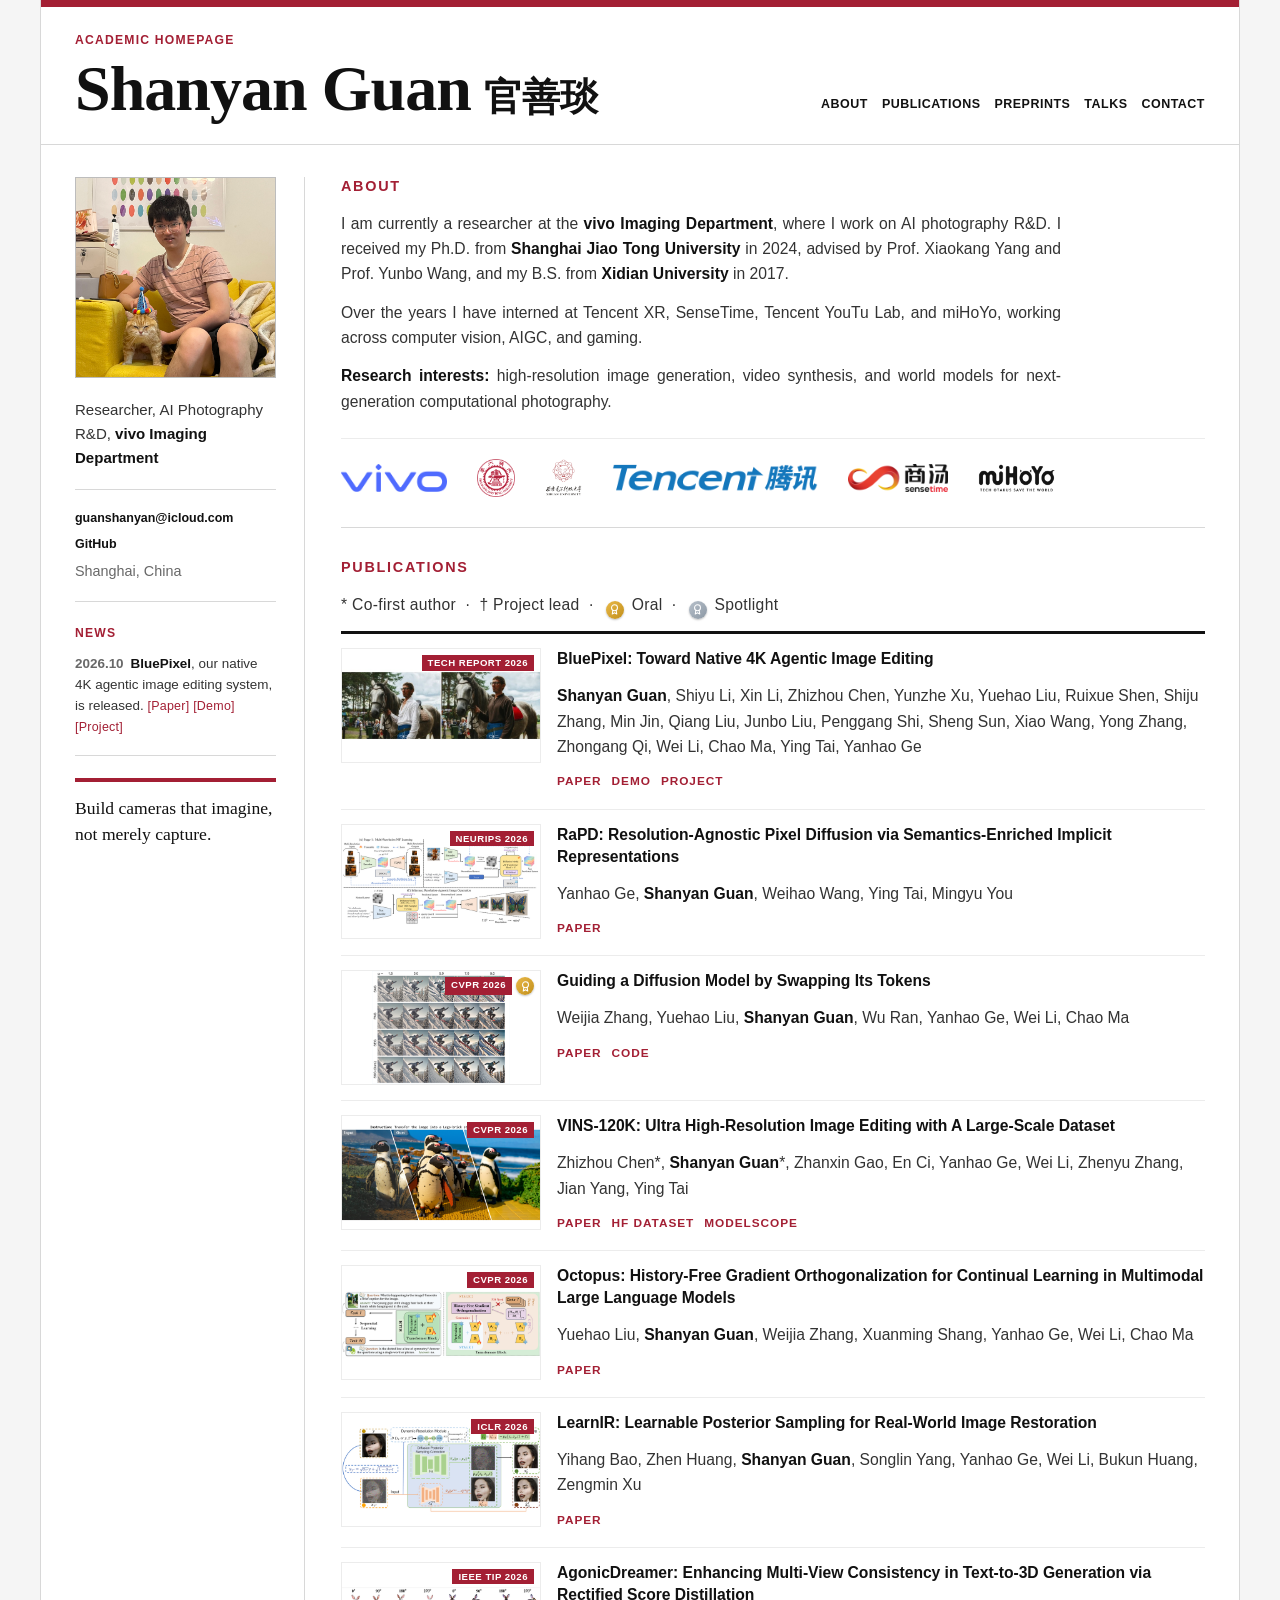
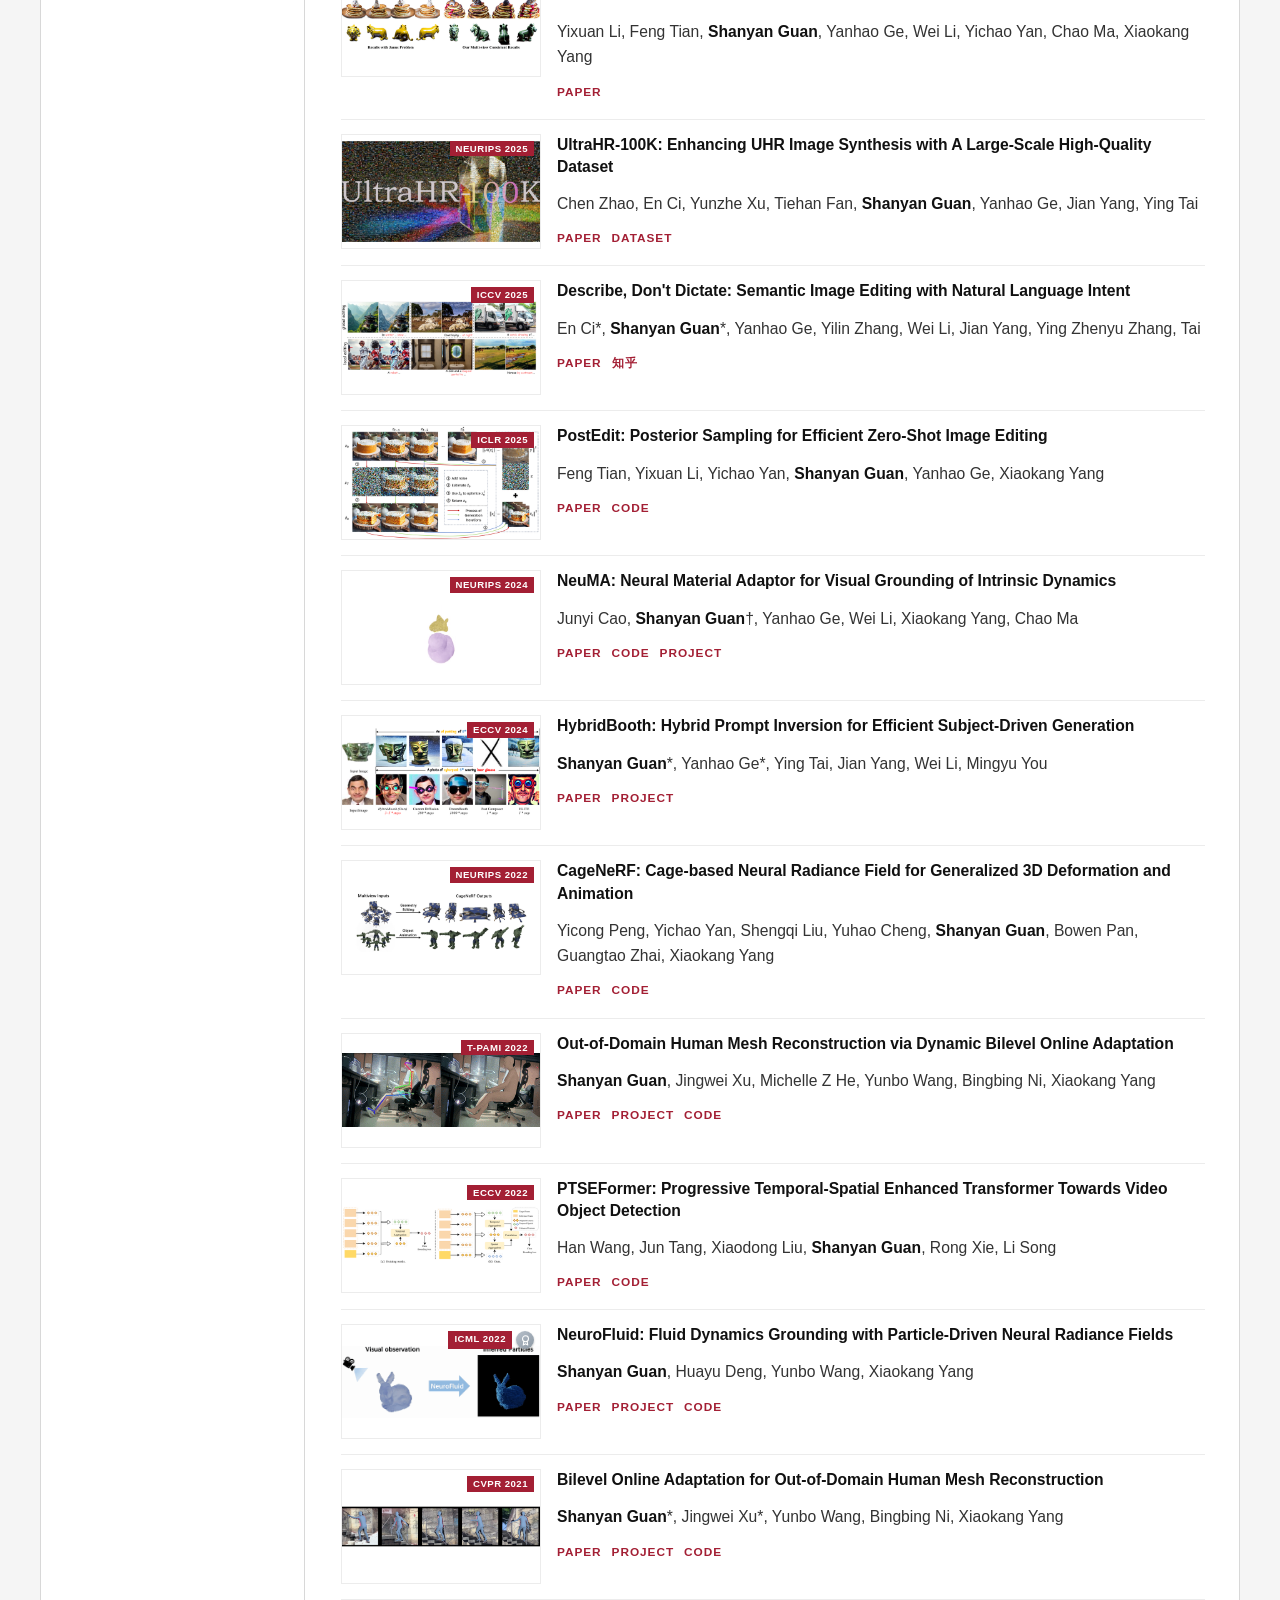
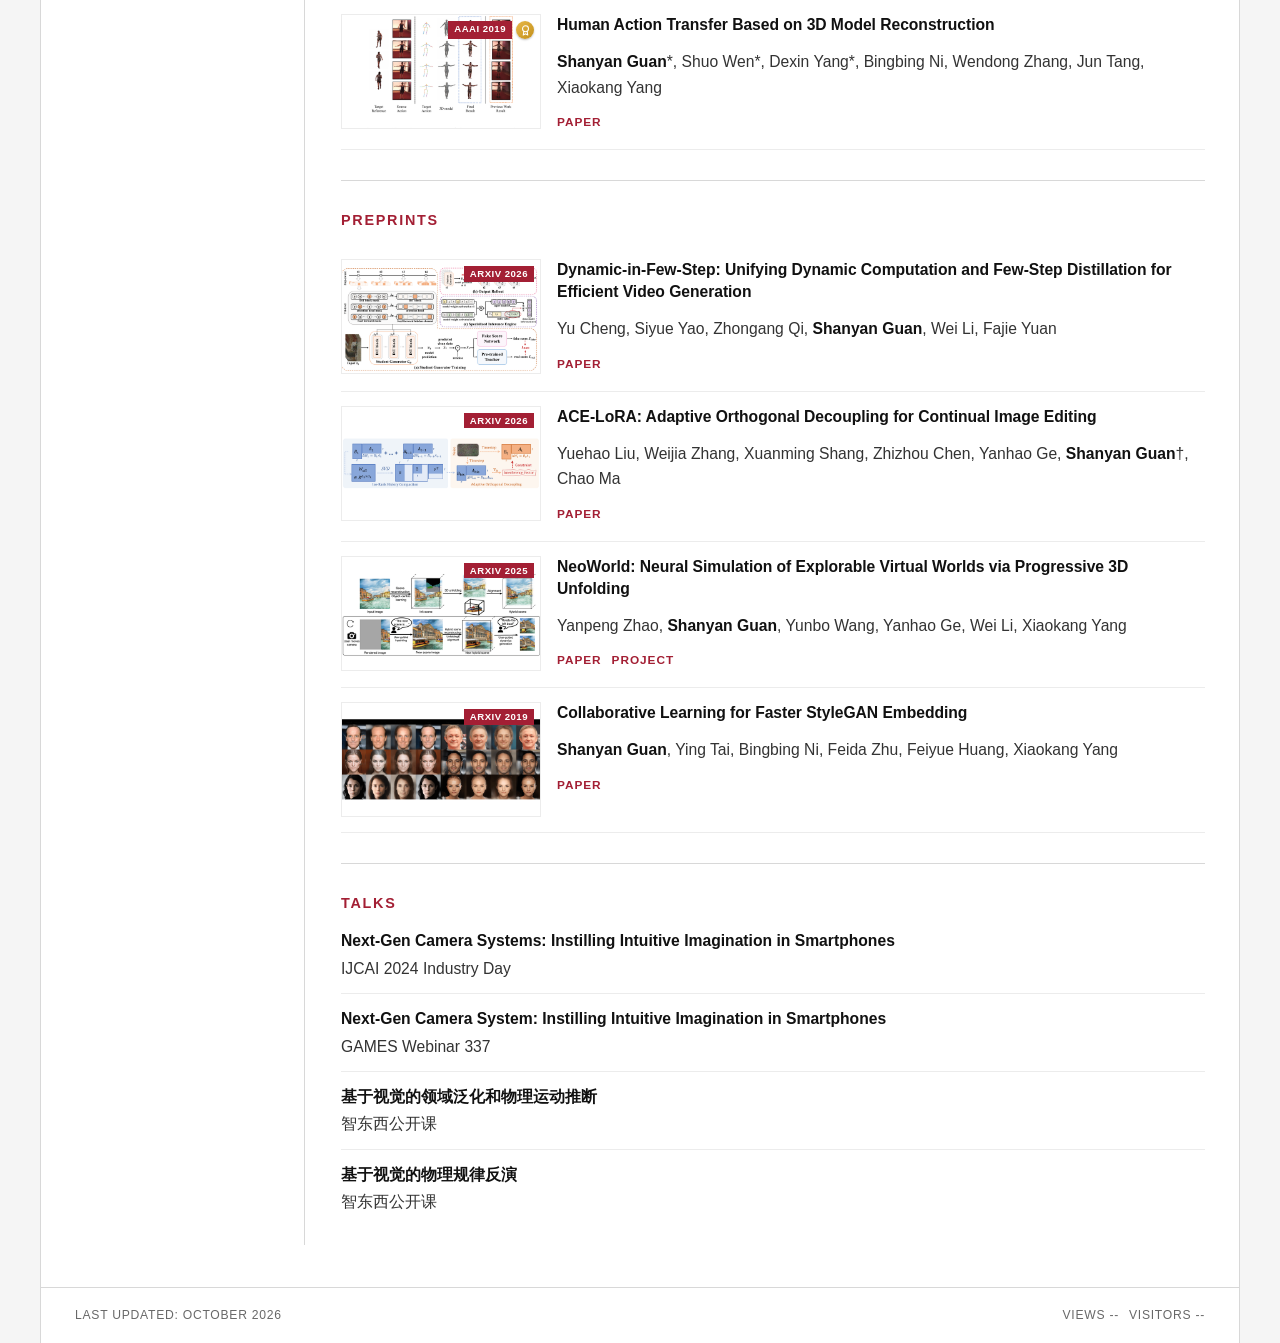
<file: index.html>
<!DOCTYPE html>
<html lang="en">
<head>
    <meta charset="UTF-8">
    <meta name="viewport" content="width=device-width, initial-scale=1.0">
    <title>Shanyan Guan - Academic Homepage</title>
    <link rel="stylesheet" href="styles.css">
    <script defer src="https://busuanzi.ibruce.info/busuanzi/2.3/busuanzi.pure.mini.js"></script>
</head>
<body>
    <div class="container">
        <header class="site-header">
            <p class="header-kicker">Academic Homepage</p>
            <div class="header-main">
                <div class="name-group">
                    <h1 class="name">Shanyan Guan</h1>
                    <span class="name-zh">官善琰</span>
                </div>
                <nav class="site-nav" aria-label="Primary navigation">
                    <a href="#about">About</a>
                    <a href="#publications">Publications</a>
                    <a href="#preprints">Preprints</a>
                    <a href="#talks">Talks</a>
                    <a href="mailto:guanshanyan@icloud.com">Contact</a>
                </nav>
            </div>
        </header>

        <main class="profile-layout">
            <aside class="profile-rail" aria-label="Profile summary">
                <div class="header-photo">
                    <picture>
                        <source srcset="photo.HEIC?v=5357f84" type="image/heic">
                        <img src="photo.jpg?v=5357f84" alt="Shanyan Guan" width="230" height="230" decoding="async" fetchpriority="high">
                    </picture>
                </div>

                <p class="affiliation">Researcher, AI Photography R&amp;D, <strong>vivo Imaging Department</strong></p>

                <div class="contact">
                    <a class="contact-link" href="mailto:guanshanyan@icloud.com">guanshanyan@icloud.com</a>
                    <a class="contact-link" href="https://github.com/syguan96" target="_blank" rel="noopener noreferrer">GitHub</a>
                    <span class="contact-loc">Shanghai, China</span>
                </div>

                <div class="rail-news">
                    <p class="rail-news-title">News</p>
                    <ul>
                        <li><span class="news-date">2026.10</span><strong>BluePixel</strong>, our native 4K agentic image editing system, is released. <a href="https://arxiv.org/abs/2610.19882" target="_blank" rel="noopener noreferrer">[Paper]</a> <a href="https://bluepixel.vivo.com.cn/bluepixel-model" target="_blank" rel="noopener noreferrer">[Demo]</a> <a href="https://tech.vivo.com/BluePixel" target="_blank" rel="noopener noreferrer">[Project]</a></li>
                    </ul>
                </div>

                <blockquote class="motto">Build cameras that imagine, not merely capture.</blockquote>
            </aside>

            <div class="content">

        <!-- About -->
        <section class="section" id="about">
            <h2 class="section-title">About</h2>
            <div class="section-body">
                <p>I am currently a researcher at the <strong>vivo Imaging Department</strong>, where I work on AI photography R&amp;D. I received my Ph.D. from <strong>Shanghai Jiao Tong University</strong> in 2024, advised by Prof. Xiaokang Yang and Prof. Yunbo Wang, and my B.S. from <strong>Xidian University</strong> in 2017.</p>
                <p>Over the years I have interned at Tencent XR, SenseTime, Tencent YouTu Lab, and miHoYo, working across computer vision, AIGC, and gaming.</p>
                <p><strong>Research interests:</strong> high-resolution image generation, video synthesis, and world models for next-generation computational photography.</p>
                <div class="affiliation-logos" aria-label="Affiliations">
                    <img src="images/logos/vivo.png" alt="vivo" title="vivo Imaging Department">
                    <img class="logo-seal" src="images/logos/sjtu.png" alt="Shanghai Jiao Tong University" title="Shanghai Jiao Tong University">
                    <img class="logo-seal" src="images/logos/xidian.png" alt="Xidian University" title="Xidian University">
                    <img src="images/logos/tencent.png" alt="Tencent" title="Tencent">
                    <img src="images/logos/sensetime.png" alt="SenseTime" title="SenseTime">
                    <img src="images/logos/mihoyo.png" alt="miHoYo" title="miHoYo">
                </div>
            </div>
        </section>

        <!-- Publications -->
        <section class="section section--pub" id="publications">
            <h2 class="section-title">Publications</h2>
            <div class="section-body">
                <p class="section-lead"><span class="legend">* Co-first author &nbsp;·&nbsp; † Project lead &nbsp;·&nbsp; <span class="thumb-medal" title="Oral"><svg viewBox="0 0 24 24" fill="none" stroke="currentColor" stroke-width="2.2" stroke-linecap="round" stroke-linejoin="round" aria-hidden="true"><circle cx="12" cy="8" r="6.5"/><polyline points="8.5 13.5 7 22 12 19.2 17 22 15.5 13.5"/></svg></span> Oral &nbsp;·&nbsp; <span class="thumb-medal thumb-medal--silver" title="Spotlight"><svg viewBox="0 0 24 24" fill="none" stroke="currentColor" stroke-width="2.2" stroke-linecap="round" stroke-linejoin="round" aria-hidden="true"><circle cx="12" cy="8" r="6.5"/><polyline points="8.5 13.5 7 22 12 19.2 17 22 15.5 13.5"/></svg></span> Spotlight</span></p>
            
            <div class="pub-list">
                    <div class="pub-item">
                        <div class="pub-thumb"><img src="images/bluepixel.jpg" alt="BluePixel: Toward Native 4K Agentic Image Editing"><span class="thumb-tags"><span class="thumb-tag">Tech Report 2026</span></span></div>
                        <div class="pub-body">
                            <p class="pub-title"><strong>BluePixel: Toward Native 4K Agentic Image Editing</strong></p>
                            <p class="pub-authors"><strong>Shanyan Guan</strong>, Shiyu Li, Xin Li, Zhizhou Chen, Yunzhe Xu, Yuehao Liu, Ruixue Shen, Shiju Zhang, Min Jin, Qiang Liu, Junbo Liu, Penggang Shi, Sheng Sun, Xiao Wang, Yong Zhang, Zhongang Qi, Wei Li, Chao Ma, Ying Tai, Yanhao Ge</p>
                            <p class="pub-links"><a class="pub-doc-link" href="https://arxiv.org/abs/2610.19882">Paper</a> <a class="pub-doc-link" href="https://bluepixel.vivo.com.cn/bluepixel-model">Demo</a> <a class="pub-doc-link" href="https://tech.vivo.com/BluePixel">Project</a></p>
                        </div>
                    </div>
                    <div class="pub-item">
                        <div class="pub-thumb"><img src="images/rapd.png" alt="RaPD: Resolution-Agnostic Pixel Diffusion via Semantics-Enriched Implicit Representations"><span class="thumb-tags"><span class="thumb-tag">NeurIPS 2026</span></span></div>
                        <div class="pub-body">
                            <p class="pub-title"><strong>RaPD: Resolution-Agnostic Pixel Diffusion via Semantics-Enriched Implicit Representations</strong></p>
                            <p class="pub-authors">Yanhao Ge, <strong>Shanyan Guan</strong>, Weihao Wang, Ying Tai, Mingyu You</p>
                            <p class="pub-links"><a class="pub-doc-link" href="https://arxiv.org/abs/2605.15908">Paper</a></p>
                        </div>
                    </div>
                    <div class="pub-item">
                        <div class="pub-thumb"><img src="images/ssg.png" alt="Guiding a Diffusion Model by Swapping Its Tokens"><span class="thumb-tags"><span class="thumb-tag">CVPR 2026</span><span class="thumb-medal" title="Oral"><svg viewBox="0 0 24 24" fill="none" stroke="currentColor" stroke-width="2.2" stroke-linecap="round" stroke-linejoin="round" aria-hidden="true"><circle cx="12" cy="8" r="6.5"/><polyline points="8.5 13.5 7 22 12 19.2 17 22 15.5 13.5"/></svg></span></span></div>
                        <div class="pub-body">
                            <p class="pub-title"><strong>Guiding a Diffusion Model by Swapping Its Tokens</strong></p>
                            <p class="pub-authors">Weijia Zhang, Yuehao Liu, <strong>Shanyan Guan</strong>, Wu Ran, Yanhao Ge, Wei Li, Chao Ma</p>
                            <p class="pub-links"><a class="pub-doc-link" href="https://arxiv.org/abs/2604.08048">Paper</a> <a class="pub-doc-link" href="https://github.com/VISION-SJTU/SSG">Code</a></p>
                        </div>
                    </div>
                    <div class="pub-item">
                        <div class="pub-thumb"><img src="images/vins.png" alt="VINS-120K: Ultra High-Resolution Image Editing with A Large-Scale Dataset"><span class="thumb-tags"><span class="thumb-tag">CVPR 2026</span></span></div>
                        <div class="pub-body">
                            <p class="pub-title"><strong>VINS-120K: Ultra High-Resolution Image Editing with A Large-Scale Dataset</strong></p>
                            <p class="pub-authors">Zhizhou Chen*, <strong>Shanyan Guan</strong>*, Zhanxin Gao, En Ci, Yanhao Ge, Wei Li, Zhenyu Zhang, Jian Yang, Ying Tai</p>
                            <p class="pub-links"><a class="pub-doc-link" href="https://arxiv.org/abs/2605.23518">Paper</a> <a class="pub-doc-link" href="https://huggingface.co/datasets/openvivo/VINS-120K">HF Dataset</a> <a class="pub-doc-link" href="https://www.modelscope.cn/datasets/vivo/VINS-120K">ModelScope</a></p>
                        </div>
                    </div>
                    <div class="pub-item">
                        <div class="pub-thumb"><img src="images/octopus.png" alt="Octopus: History-Free Gradient Orthogonalization for Continual Learning in Multimodal Large Language Models"><span class="thumb-tags"><span class="thumb-tag">CVPR 2026</span></span></div>
                        <div class="pub-body">
                            <p class="pub-title"><strong>Octopus: History-Free Gradient Orthogonalization for Continual Learning in Multimodal Large Language Models</strong></p>
                            <p class="pub-authors">Yuehao Liu, <strong>Shanyan Guan</strong>, Weijia Zhang, Xuanming Shang, Yanhao Ge, Wei Li, Chao Ma</p>
                            <p class="pub-links"><a class="pub-doc-link" href="https://arxiv.org/abs/2605.14938">Paper</a></p>
                        </div>
                    </div>
                    <div class="pub-item">
                        <div class="pub-thumb"><img src="images/learnir.png" alt="LearnIR: Learnable Posterior Sampling for Real-World Image Restoration"><span class="thumb-tags"><span class="thumb-tag">ICLR 2026</span></span></div>
                        <div class="pub-body">
                            <p class="pub-title"><strong>LearnIR: Learnable Posterior Sampling for Real-World Image Restoration</strong></p>
                            <p class="pub-authors">Yihang Bao, Zhen Huang, <strong>Shanyan Guan</strong>, Songlin Yang, Yanhao Ge, Wei Li, Bukun Huang, Zengmin Xu</p>
                            <p class="pub-links"><a class="pub-doc-link" href="https://openreview.net/forum?id=aAb26aqU1E">Paper</a></p>
                        </div>
                    </div>
                    <div class="pub-item">
                        <div class="pub-thumb"><img src="images/agonicdreamer.png" alt="AgonicDreamer: Enhancing Multi-View Consistency in Text-to-3D Generation via Rectified Score Distillation"><span class="thumb-tags"><span class="thumb-tag">IEEE TIP 2026</span></span></div>
                        <div class="pub-body">
                            <p class="pub-title"><strong>AgonicDreamer: Enhancing Multi-View Consistency in Text-to-3D Generation via Rectified Score Distillation</strong></p>
                            <p class="pub-authors">Yixuan Li, Feng Tian, <strong>Shanyan Guan</strong>, Yanhao Ge, Wei Li, Yichao Yan, Chao Ma, Xiaokang Yang</p>
                            <p class="pub-links"><a class="pub-doc-link" href="https://ieeexplore.ieee.org/abstract/document/11585937">Paper</a></p>
                        </div>
                    </div>
                    <div class="pub-item">
                        <div class="pub-thumb"><img src="images/ultrahr.png" alt="UltraHR-100K: Enhancing UHR Image Synthesis with A Large-Scale High-Quality Dataset"><span class="thumb-tags"><span class="thumb-tag">NeurIPS 2025</span></span></div>
                        <div class="pub-body">
                            <p class="pub-title"><strong>UltraHR-100K: Enhancing UHR Image Synthesis with A Large-Scale High-Quality Dataset</strong></p>
                            <p class="pub-authors">Chen Zhao, En Ci, Yunzhe Xu, Tiehan Fan, <strong>Shanyan Guan</strong>, Yanhao Ge, Jian Yang, Ying Tai</p>
                            <p class="pub-links"><a class="pub-doc-link" href="https://arxiv.org/abs/2510.20661">Paper</a> <a class="pub-doc-link" href="https://github.com/NJU-PCALab/UltraHR-100k">Dataset</a></p>
                        </div>
                    </div>
                    <div class="pub-item">
                        <div class="pub-thumb"><img src="images/dnd.png" alt="Describe, Don't Dictate: Semantic Image Editing with Natural Language Intent"><span class="thumb-tags"><span class="thumb-tag">ICCV 2025</span></span></div>
                        <div class="pub-body">
                            <p class="pub-title"><strong>Describe, Don't Dictate: Semantic Image Editing with Natural Language Intent</strong></p>
                            <p class="pub-authors">En Ci*, <strong>Shanyan Guan</strong>*, Yanhao Ge, Yilin Zhang, Wei Li, Jian Yang, Ying Zhenyu Zhang, Tai</p>
                            <p class="pub-links"><a class="pub-doc-link" href="https://arxiv.org/abs/2508.20505">Paper</a> <a class="pub-doc-link" href="https://zhuanlan.zhihu.com/p/1945784172087051421">知乎</a></p>
                        </div>
                    </div>
                    <div class="pub-item">
                        <div class="pub-thumb"><img src="images/postedit.png" alt="PostEdit: Posterior Sampling for Efficient Zero-Shot Image Editing"><span class="thumb-tags"><span class="thumb-tag">ICLR 2025</span></span></div>
                        <div class="pub-body">
                            <p class="pub-title"><strong>PostEdit: Posterior Sampling for Efficient Zero-Shot Image Editing</strong></p>
                            <p class="pub-authors">Feng Tian, Yixuan Li, Yichao Yan, <strong>Shanyan Guan</strong>, Yanhao Ge, Xiaokang Yang</p>
                            <p class="pub-links"><a class="pub-doc-link" href="https://openreview.net/forum?id=J8YWCBPgx7">Paper</a> <a class="pub-doc-link" href="https://github.com/TianFeng-AI/PostEdit">Code</a></p>
                        </div>
                    </div>
                    <div class="pub-item">
                        <div class="pub-thumb"><img class="fit-contain" src="images/neuma.gif" alt="NeuMA: Neural Material Adaptor for Visual Grounding of Intrinsic Dynamics"><span class="thumb-tags"><span class="thumb-tag">NeurIPS 2024</span></span></div>
                        <div class="pub-body">
                            <p class="pub-title"><strong>NeuMA: Neural Material Adaptor for Visual Grounding of Intrinsic Dynamics</strong></p>
                            <p class="pub-authors">Junyi Cao, <strong>Shanyan Guan</strong>†, Yanhao Ge, Wei Li, Xiaokang Yang, Chao Ma</p>
                            <p class="pub-links"><a class="pub-doc-link" href="https://openreview.net/pdf?id=AvWB40qXZh">Paper</a> <a class="pub-doc-link" href="https://github.com/XJay18/NeuMA">Code</a> <a class="pub-doc-link" href="https://xjay18.github.io/NeuMA_page/">Project</a></p>
                        </div>
                    </div>
                    <div class="pub-item">
                        <div class="pub-thumb"><img src="images/hybridbooth.png" alt="HybridBooth: Hybrid Prompt Inversion for Efficient Subject-Driven Generation"><span class="thumb-tags"><span class="thumb-tag">ECCV 2024</span></span></div>
                        <div class="pub-body">
                            <p class="pub-title"><strong>HybridBooth: Hybrid Prompt Inversion for Efficient Subject-Driven Generation</strong></p>
                            <p class="pub-authors"><strong>Shanyan Guan</strong>*, Yanhao Ge*, Ying Tai, Jian Yang, Wei Li, Mingyu You</p>
                            <p class="pub-links"><a class="pub-doc-link" href="https://arxiv.org/abs/2410.08192">Paper</a> <a class="pub-doc-link" href="https://sites.google.com/view/hybridbooth">Project</a></p>
                        </div>
                    </div>
                    <div class="pub-item">
                        <div class="pub-thumb"><img src="images/cagenerf.png" alt="CageNeRF: Cage-based Neural Radiance Field for Generalized 3D Deformation and Animation"><span class="thumb-tags"><span class="thumb-tag">NeurIPS 2022</span></span></div>
                        <div class="pub-body">
                            <p class="pub-title"><strong>CageNeRF: Cage-based Neural Radiance Field for Generalized 3D Deformation and Animation</strong></p>
                            <p class="pub-authors">Yicong Peng, Yichao Yan, Shengqi Liu, Yuhao Cheng, <strong>Shanyan Guan</strong>, Bowen Pan, Guangtao Zhai, Xiaokang Yang</p>
                            <p class="pub-links"><a class="pub-doc-link" href="https://openreview.net/forum?id=kUnHCGiILeU">Paper</a> <a class="pub-doc-link" href="https://github.com/PengYicong/CageNeRF">Code</a></p>
                        </div>
                    </div>
                    <div class="pub-item">
                        <div class="pub-thumb"><img class="fit-contain" src="images/dynaboa.gif" alt="Out-of-Domain Human Mesh Reconstruction via Dynamic Bilevel Online Adaptation"><span class="thumb-tags"><span class="thumb-tag">T-PAMI 2022</span></span></div>
                        <div class="pub-body">
                            <p class="pub-title"><strong>Out-of-Domain Human Mesh Reconstruction via Dynamic Bilevel Online Adaptation</strong></p>
                            <p class="pub-authors"><strong>Shanyan Guan</strong>, Jingwei Xu, Michelle Z He, Yunbo Wang, Bingbing Ni, Xiaokang Yang</p>
                            <p class="pub-links"><a class="pub-doc-link" href="https://ieeexplore.ieee.org/document/9842366/">Paper</a> <a class="pub-doc-link" href="https://sites.google.com/view/dynaboa">Project</a> <a class="pub-doc-link" href="https://github.com/syguan96/DynaBOA">Code</a></p>
                        </div>
                    </div>
                    <div class="pub-item">
                        <div class="pub-thumb"><img src="images/ptseformer.png" alt="PTSEFormer: Progressive Temporal-Spatial Enhanced Transformer Towards Video Object Detection"><span class="thumb-tags"><span class="thumb-tag">ECCV 2022</span></span></div>
                        <div class="pub-body">
                            <p class="pub-title"><strong>PTSEFormer: Progressive Temporal-Spatial Enhanced Transformer Towards Video Object Detection</strong></p>
                            <p class="pub-authors">Han Wang, Jun Tang, Xiaodong Liu, <strong>Shanyan Guan</strong>, Rong Xie, Li Song</p>
                            <p class="pub-links"><a class="pub-doc-link" href="https://arxiv.org/abs/2209.02242">Paper</a> <a class="pub-doc-link" href="https://github.com/syguan96/PTSEFormer">Code</a></p>
                        </div>
                    </div>
                    <div class="pub-item">
                        <div class="pub-thumb"><img class="fit-contain" src="images/neurofluid.gif" alt="NeuroFluid: Fluid Dynamics Grounding with Particle-Driven Neural Radiance Fields"><span class="thumb-tags"><span class="thumb-tag">ICML 2022</span><span class="thumb-medal thumb-medal--silver" title="Spotlight"><svg viewBox="0 0 24 24" fill="none" stroke="currentColor" stroke-width="2.2" stroke-linecap="round" stroke-linejoin="round" aria-hidden="true"><circle cx="12" cy="8" r="6.5"/><polyline points="8.5 13.5 7 22 12 19.2 17 22 15.5 13.5"/></svg></span></span></div>
                        <div class="pub-body">
                            <p class="pub-title"><strong>NeuroFluid: Fluid Dynamics Grounding with Particle-Driven Neural Radiance Fields</strong></p>
                            <p class="pub-authors"><strong>Shanyan Guan</strong>, Huayu Deng, Yunbo Wang, Xiaokang Yang</p>
                            <p class="pub-links"><a class="pub-doc-link" href="https://arxiv.org/abs/2203.01762">Paper</a> <a class="pub-doc-link" href="https://syguan96.github.io/NeuroFluid/">Project</a> <a class="pub-doc-link" href="https://github.com/syguan96/NeuroFluid">Code</a></p>
                        </div>
                    </div>
                    <div class="pub-item">
                        <div class="pub-thumb"><img src="images/boa.png" alt="Bilevel Online Adaptation for Out-of-Domain Human Mesh Reconstruction"><span class="thumb-tags"><span class="thumb-tag">CVPR 2021</span></span></div>
                        <div class="pub-body">
                            <p class="pub-title"><strong>Bilevel Online Adaptation for Out-of-Domain Human Mesh Reconstruction</strong></p>
                            <p class="pub-authors"><strong>Shanyan Guan</strong>*, Jingwei Xu*, Yunbo Wang, Bingbing Ni, Xiaokang Yang</p>
                            <p class="pub-links"><a class="pub-doc-link" href="https://arxiv.org/pdf/2103.16449">Paper</a> <a class="pub-doc-link" href="https://sites.google.com/view/dynaboa/boa-cvpr-2021">Project</a> <a class="pub-doc-link" href="https://github.com/syguan96/BOA">Code</a></p>
                        </div>
                    </div>
                    <div class="pub-item">
                        <div class="pub-thumb"><img src="images/actiontransfer.png" alt="Human Action Transfer Based on 3D Model Reconstruction"><span class="thumb-tags"><span class="thumb-tag">AAAI 2019</span><span class="thumb-medal" title="Oral"><svg viewBox="0 0 24 24" fill="none" stroke="currentColor" stroke-width="2.2" stroke-linecap="round" stroke-linejoin="round" aria-hidden="true"><circle cx="12" cy="8" r="6.5"/><polyline points="8.5 13.5 7 22 12 19.2 17 22 15.5 13.5"/></svg></span></span></div>
                        <div class="pub-body">
                            <p class="pub-title"><strong>Human Action Transfer Based on 3D Model Reconstruction</strong></p>
                            <p class="pub-authors"><strong>Shanyan Guan</strong>*, Shuo Wen*, Dexin Yang*, Bingbing Ni, Wendong Zhang, Jun Tang, Xiaokang Yang</p>
                            <p class="pub-links"><a class="pub-doc-link" href="https://ojs.aaai.org/index.php/AAAI/article/view/4849">Paper</a></p>
                        </div>
                    </div>
                </div>
            </div>
        </section>

        <!-- Preprints -->
        <section class="section section--pub" id="preprints">
            <h2 class="section-title">Preprints</h2>
            <div class="section-body">
                <div class="pub-list pub-list--flat">
                    <div class="pub-item">
                        <div class="pub-thumb"><img src="images/difs.png" alt="Dynamic-in-Few-Step: Unifying Dynamic Computation and Few-Step Distillation for Efficient Video Generation"><span class="thumb-tags"><span class="thumb-tag">arXiv 2026</span></span></div>
                        <div class="pub-body">
                            <p class="pub-title"><strong>Dynamic-in-Few-Step: Unifying Dynamic Computation and Few-Step Distillation for Efficient Video Generation</strong></p>
                            <p class="pub-authors">Yu Cheng, Siyue Yao, Zhongang Qi, <strong>Shanyan Guan</strong>, Wei Li, Fajie Yuan</p>
                            <p class="pub-links"><a class="pub-doc-link" href="https://arxiv.org/abs/2607.06631">Paper</a></p>
                        </div>
                    </div>
                    <div class="pub-item">
                        <div class="pub-thumb"><img src="images/acelora.png" alt="ACE-LoRA: Adaptive Orthogonal Decoupling for Continual Image Editing"><span class="thumb-tags"><span class="thumb-tag">arXiv 2026</span></span></div>
                        <div class="pub-body">
                            <p class="pub-title"><strong>ACE-LoRA: Adaptive Orthogonal Decoupling for Continual Image Editing</strong></p>
                            <p class="pub-authors">Yuehao Liu, Weijia Zhang, Xuanming Shang, Zhizhou Chen, Yanhao Ge, <strong>Shanyan Guan</strong>&dagger;, Chao Ma</p>
                            <p class="pub-links"><a class="pub-doc-link" href="https://arxiv.org/abs/2605.14948">Paper</a></p>
                        </div>
                    </div>

                    <div class="pub-item">
                        <div class="pub-thumb"><img src="images/neoworld.png" alt="NeoWorld: Neural Simulation of Explorable Virtual Worlds via Progressive 3D Unfolding"><span class="thumb-tags"><span class="thumb-tag">arXiv 2025</span></span></div>
                        <div class="pub-body">
                            <p class="pub-title"><strong>NeoWorld: Neural Simulation of Explorable Virtual Worlds via Progressive 3D Unfolding</strong></p>
                            <p class="pub-authors">Yanpeng Zhao, <strong>Shanyan Guan</strong>, Yunbo Wang, Yanhao Ge, Wei Li, Xiaokang Yang</p>
                            <p class="pub-links"><a class="pub-doc-link" href="https://arxiv.org/abs/2509.24441">Paper</a> <a class="pub-doc-link" href="https://zyp123494.github.io/NeoWorld.github.io/">Project</a></p>
                        </div>
                    </div>
                    <div class="pub-item">
                        <div class="pub-thumb"><img src="images/stylegan.png" alt="Collaborative Learning for Faster StyleGAN Embedding"><span class="thumb-tags"><span class="thumb-tag">arXiv 2019</span></span></div>
                        <div class="pub-body">
                            <p class="pub-title"><strong>Collaborative Learning for Faster StyleGAN Embedding</strong></p>
                            <p class="pub-authors"><strong>Shanyan Guan</strong>, Ying Tai, Bingbing Ni, Feida Zhu, Feiyue Huang, Xiaokang Yang</p>
                            <p class="pub-links"><a class="pub-doc-link" href="https://arxiv.org/abs/2007.01758">Paper</a></p>
                        </div>
                    </div>
                </div>
            </div>
        </section>

        <section class="section" id="talks">
            <h2 class="section-title">Talks</h2>
            <div class="section-body">
                <div class="talk-item">
                    <p><strong>Next-Gen Camera Systems: Instilling Intuitive Imagination in Smartphones</strong></p>
                    <p class="talk-venue">IJCAI 2024 Industry Day</p>
                </div>
                <div class="talk-item">
                    <p><strong>Next-Gen Camera System: Instilling Intuitive Imagination in Smartphones</strong></p>
                    <p class="talk-venue">GAMES Webinar 337</p>
                </div>
                <div class="talk-item">
                    <p><strong>基于视觉的领域泛化和物理运动推断</strong></p>
                    <p class="talk-venue">智东西公开课</p>
                </div>
                <div class="talk-item">
                    <p><strong>基于视觉的物理规律反演</strong></p>
                    <p class="talk-venue">智东西公开课</p>
                </div>
            </div>
        </section>
            </div>
        </main>

        <footer class="footer">
            <p>Last updated: October 2026</p>
            <p class="visit-counter">
                <span>Views <span id="busuanzi_value_site_pv">--</span></span>
                <span>Visitors <span id="busuanzi_value_site_uv">--</span></span>
            </p>
        </footer>
    </div>
</body>
</html>
</file>
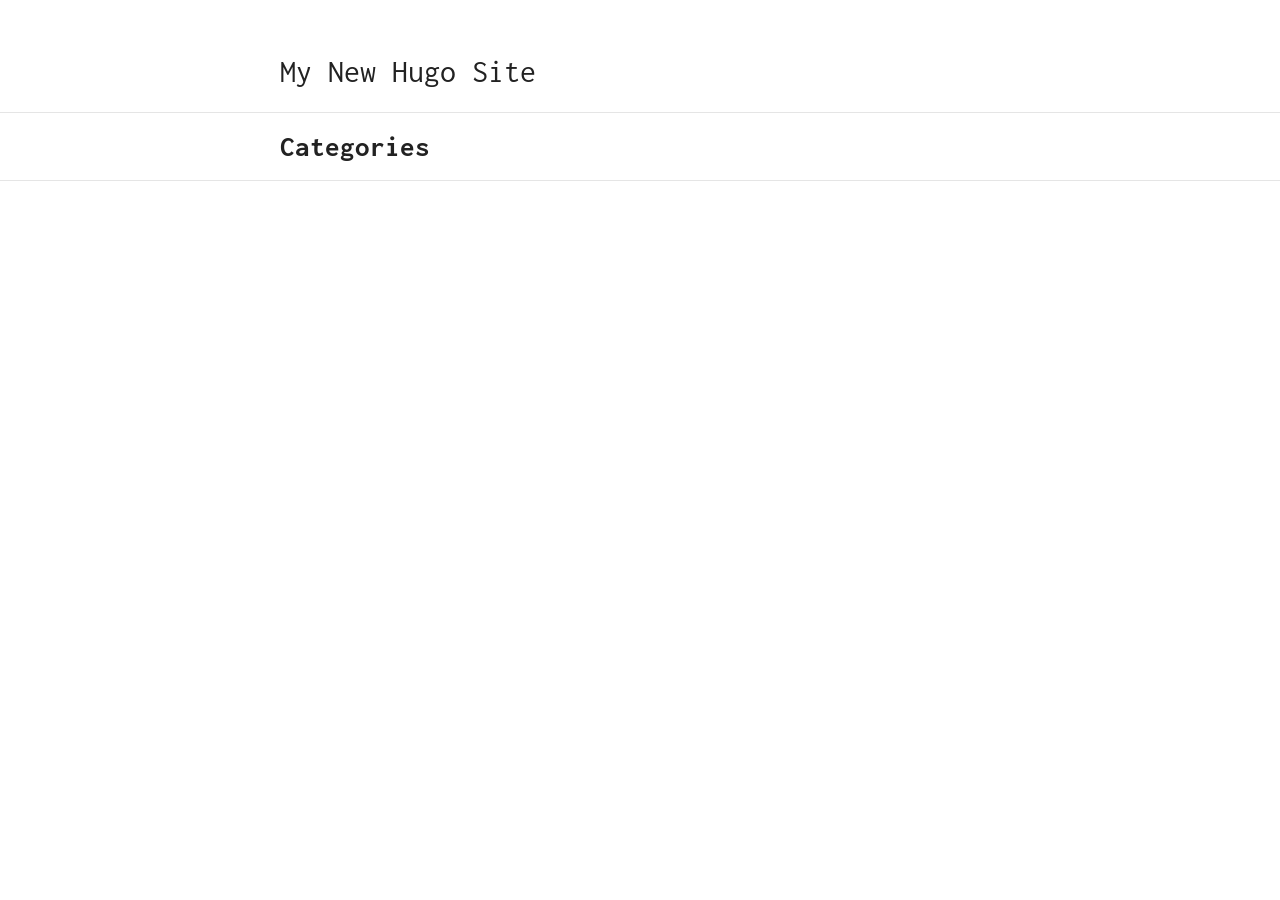
<file: categories/index.html>
<!DOCTYPE html>
<html lang=""><head>
    <meta charset="utf-8">
    <meta name="viewport" content="width=device-width, initial-scale=1, shrink-to-fit=no">

    <title>Categories</title>
    <meta name="description" content="">
    <meta name="author" content=''>

    <link href="https://fonts.googleapis.com/css2?family=Inconsolata:wght@400;700&display=swap" rel="stylesheet">
    <link rel="stylesheet" href="https://cdn.jsdelivr.net/npm/bootstrap@4.5.3/dist/css/bootstrap.min.css" integrity="sha384-TX8t27EcRE3e/ihU7zmQxVncDAy5uIKz4rEkgIXeMed4M0jlfIDPvg6uqKI2xXr2" crossorigin="anonymous">
    <link rel="stylesheet" href="https://cdnjs.cloudflare.com/ajax/libs/font-awesome/5.15.3/css/all.min.css" integrity="sha512-iBBXm8fW90+nuLcSKlbmrPcLa0OT92xO1BIsZ+ywDWZCvqsWgccV3gFoRBv0z+8dLJgyAHIhR35VZc2oM/gI1w==" crossorigin="anonymous">

    
    <link rel="stylesheet" href="/sass/researcher.min.css">

    

    <link rel="alternate" type="application/rss+xml" href="https://syguan96.github.io/categories/index.xml" title="My New Hugo Site" />
    
        
    
</head>

    <body><div class="container mt-5">
    <nav class="navbar navbar-expand-sm flex-column flex-sm-row text-nowrap p-0">
        <a class="navbar-brand mx-0 mr-sm-auto" href="https://syguan96.github.io/" title="My New Hugo Site">
          
          My New Hugo Site
        </a>
        <div class="navbar-nav flex-row flex-wrap justify-content-center">
            
        </div>
    </nav>
</div>
<hr>
<div id="content">
<div class="container">
    <h1>Categories</h1>
    <ul>
        
    </ul>
</div>

        </div><div id="footer" class="mb-5">
    <hr>
    
    
</div>
</body>
</html>
</file>
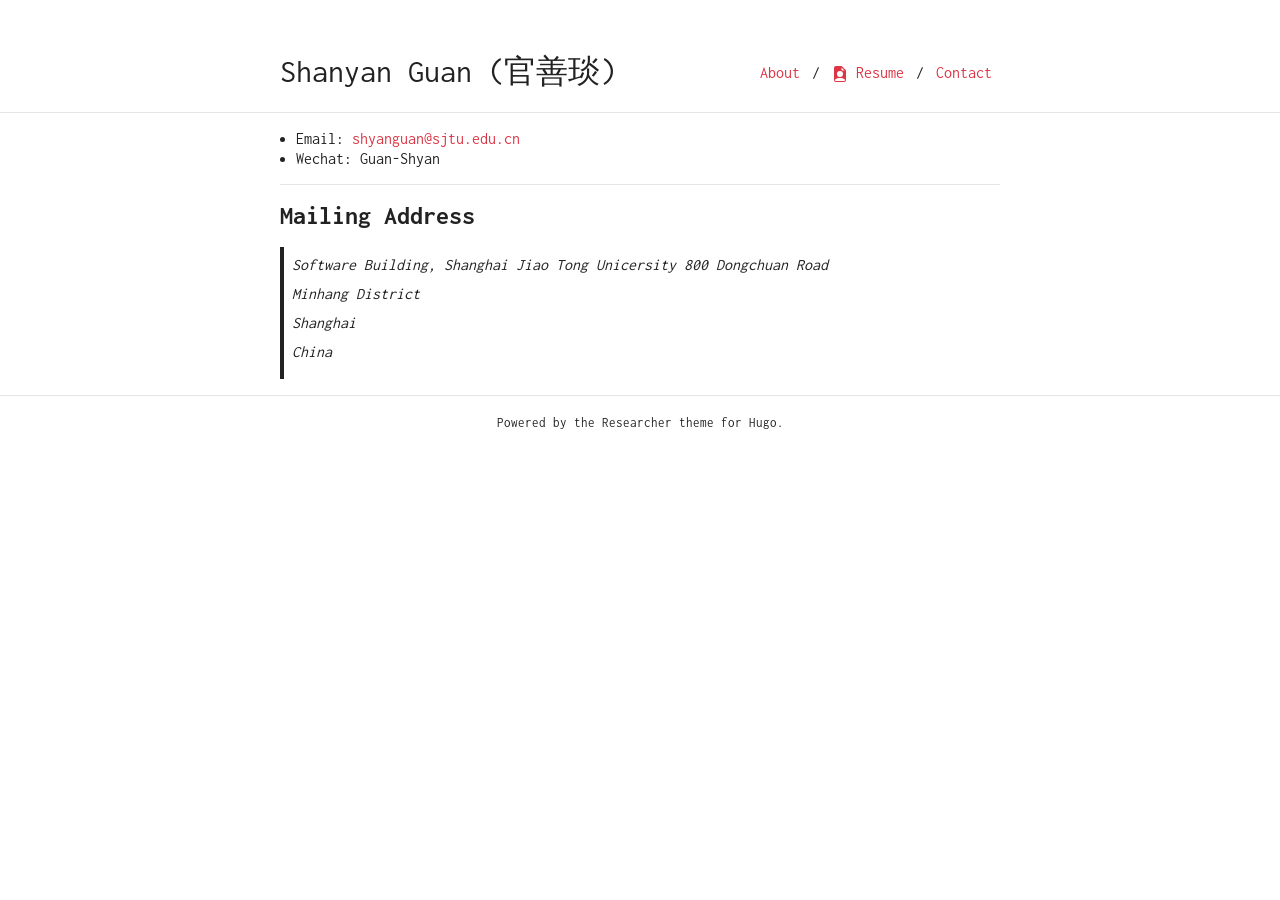
<file: contact/index.html>
<!DOCTYPE html>
<html lang=""><head>
    <meta charset="utf-8">
    <meta name="viewport" content="width=device-width, initial-scale=1, shrink-to-fit=no">

    <title>Contact</title>
    <meta name="description" content="A simple monospaced resume theme for Hugo.">
    <meta name="author" content='Olivier Roques'>

    <link href="https://fonts.googleapis.com/css2?family=Inconsolata:wght@400;700&display=swap" rel="stylesheet">
    <link rel="stylesheet" href="https://cdn.jsdelivr.net/npm/bootstrap@4.5.3/dist/css/bootstrap.min.css" integrity="sha384-TX8t27EcRE3e/ihU7zmQxVncDAy5uIKz4rEkgIXeMed4M0jlfIDPvg6uqKI2xXr2" crossorigin="anonymous">
    <link rel="stylesheet" href="https://cdnjs.cloudflare.com/ajax/libs/font-awesome/5.15.3/css/all.min.css" integrity="sha512-iBBXm8fW90+nuLcSKlbmrPcLa0OT92xO1BIsZ+ywDWZCvqsWgccV3gFoRBv0z+8dLJgyAHIhR35VZc2oM/gI1w==" crossorigin="anonymous">

    
    <link rel="stylesheet" href="/sass/researcher.min.css">

    
        <link rel="icon" type="image/ico" href="https://syguan96.github.io/favicon.ico">
    

    
        
<script async src="https://www.googletagmanager.com/gtag/js?id=G-PVYCDKF9NX"></script>
<script>
var doNotTrack = false;
if (!doNotTrack) {
	window.dataLayer = window.dataLayer || [];
	function gtag(){dataLayer.push(arguments);}
	gtag('js', new Date());
	gtag('config', 'G-PVYCDKF9NX', { 'anonymize_ip': false });
}
</script>

    
</head>

    <body><div class="container mt-5">
    <nav class="navbar navbar-expand-sm flex-column flex-sm-row text-nowrap p-0">
        <a class="navbar-brand mx-0 mr-sm-auto" href="https://syguan96.github.io/" title="Shanyan Guan (官善琰)">
          
          Shanyan Guan (官善琰)
        </a>
        <div class="navbar-nav flex-row flex-wrap justify-content-center">
            
                
                
                    <a class="nav-item nav-link" href="/about" title="About">
                        About
                    </a>
                    
                        <span class="nav-item navbar-text mx-1">/</span>
                    
                
                    <a class="nav-item nav-link" href="/resume.pdf" title="Resume">
                        <svg width="1em" height="1em" viewBox="0 0 16 16" class="bi bi-file-earmark-person-fill" fill="currentColor" xmlns="http://www.w3.org/2000/svg"><path fill-rule="evenodd" d="M2 2a2 2 0 0 1 2-2h5.293A1 1 0 0 1 10 .293L13.707 4a1 1 0 0 1 .293.707V14a2 2 0 0 1-2 2H4a2 2 0 0 1-2-2V2zm7.5 1.5v-2l3 3h-2a1 1 0 0 1-1-1zM11 8a3 3 0 1 1-6 0 3 3 0 0 1 6 0zm2 5.755S12 12 8 12s-5 1.755-5 1.755V14a1 1 0 0 0 1 1h8a1 1 0 0 0 1-1v-.245z"/></svg> Resume
                    </a>
                    
                        <span class="nav-item navbar-text mx-1">/</span>
                    
                
                    <a class="nav-item nav-link" href="/contact" title="Contact">
                        Contact
                    </a>
                    
                
            
        </div>
    </nav>
</div>
<hr>
<div id="content">
<div class="container">
    <ul>
<li>Email: <a href="mailto:shyanguan@sjtu.edu.cn">shyanguan@sjtu.edu.cn</a></li>
<li>Wechat: Guan-Shyan</li>
</ul>
<hr>
<h2 id="mailing-address">Mailing Address</h2>
<blockquote>
<p>Software Building, Shanghai Jiao Tong Unicersity 800 Dongchuan Road</p>
<p>Minhang District</p>
<p>Shanghai</p>
<p>China</p>
</blockquote>

</div>

        </div><div id="footer" class="mb-5">
    <hr>
    
    
        <div class="container text-center">
            <a href="https://github.com/ojroques/hugo-researcher" title="Powered by the Researcher theme for Hugo."><small>Powered by the Researcher theme for Hugo.</small></a>
        </div>
    
</div>
</body>
</html>
</file>
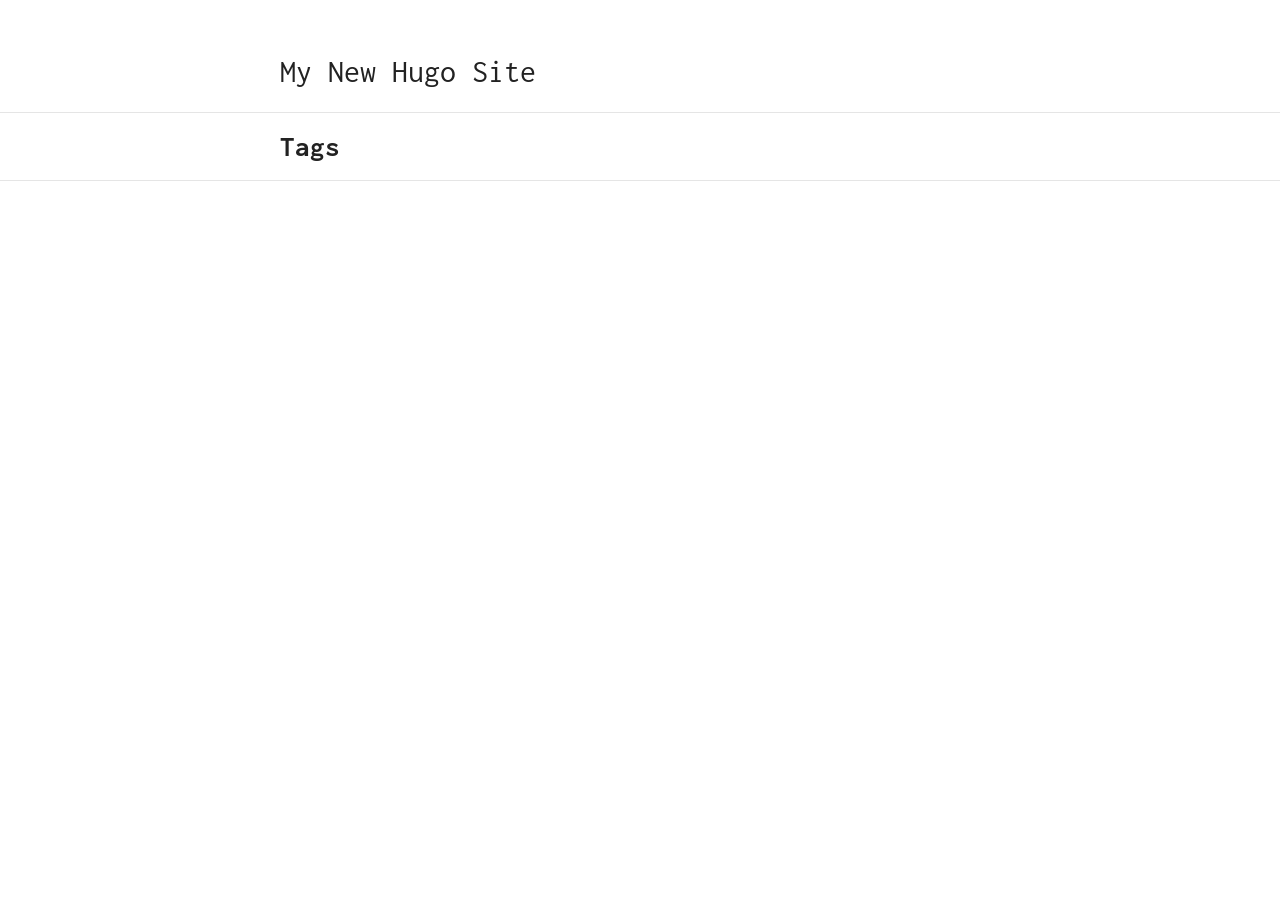
<file: tags/index.html>
<!DOCTYPE html>
<html lang=""><head>
    <meta charset="utf-8">
    <meta name="viewport" content="width=device-width, initial-scale=1, shrink-to-fit=no">

    <title>Tags</title>
    <meta name="description" content="">
    <meta name="author" content=''>

    <link href="https://fonts.googleapis.com/css2?family=Inconsolata:wght@400;700&display=swap" rel="stylesheet">
    <link rel="stylesheet" href="https://cdn.jsdelivr.net/npm/bootstrap@4.5.3/dist/css/bootstrap.min.css" integrity="sha384-TX8t27EcRE3e/ihU7zmQxVncDAy5uIKz4rEkgIXeMed4M0jlfIDPvg6uqKI2xXr2" crossorigin="anonymous">
    <link rel="stylesheet" href="https://cdnjs.cloudflare.com/ajax/libs/font-awesome/5.15.3/css/all.min.css" integrity="sha512-iBBXm8fW90+nuLcSKlbmrPcLa0OT92xO1BIsZ+ywDWZCvqsWgccV3gFoRBv0z+8dLJgyAHIhR35VZc2oM/gI1w==" crossorigin="anonymous">

    
    <link rel="stylesheet" href="/sass/researcher.min.css">

    

    <link rel="alternate" type="application/rss+xml" href="https://syguan96.github.io/tags/index.xml" title="My New Hugo Site" />
    
        
    
</head>

    <body><div class="container mt-5">
    <nav class="navbar navbar-expand-sm flex-column flex-sm-row text-nowrap p-0">
        <a class="navbar-brand mx-0 mr-sm-auto" href="https://syguan96.github.io/" title="My New Hugo Site">
          
          My New Hugo Site
        </a>
        <div class="navbar-nav flex-row flex-wrap justify-content-center">
            
        </div>
    </nav>
</div>
<hr>
<div id="content">
<div class="container">
    <h1>Tags</h1>
    <ul>
        
    </ul>
</div>

        </div><div id="footer" class="mb-5">
    <hr>
    
    
</div>
</body>
</html>
</file>
<file: styles.css>
*,
*::before,
*::after {
    box-sizing: border-box;
    margin: 0;
    padding: 0;
}

:root {
    --mit-red: #a31f34;
    --mit-red-dark: #7f1728;
    --ink: #111111;
    --body: #333333;
    --muted: #686868;
    --line: #d8d8d8;
    --line-soft: #ececec;
    --page: #f5f5f5;
    --surface: #ffffff;
    --surface-hover: #fafafa;
    --rail: 230px;
    --gutter: 36px;
    --max-width: 1200px;
}

html {
    scroll-behavior: smooth;
}

body {
    min-height: 100vh;
    background:
        linear-gradient(90deg, transparent 0, transparent calc(50% - 520px), rgba(17, 17, 17, 0.06) calc(50% - 520px), rgba(17, 17, 17, 0.06) calc(50% - 519px), transparent calc(50% - 519px)),
        linear-gradient(90deg, transparent 0, transparent calc(50% + 520px), rgba(17, 17, 17, 0.06) calc(50% + 520px), rgba(17, 17, 17, 0.06) calc(50% + 521px), transparent calc(50% + 521px)),
        var(--page);
    color: var(--body);
    font-family: Arial, Helvetica, sans-serif;
    font-size: 16px;
    line-height: 1.62;
    text-rendering: optimizeLegibility;
    -webkit-font-smoothing: antialiased;
}

::selection {
    background: rgba(163, 31, 52, 0.16);
    color: var(--ink);
}

a {
    color: inherit;
}

.container {
    max-width: var(--max-width);
    margin: 0 auto;
    background: var(--surface);
    border-left: 1px solid var(--line);
    border-right: 1px solid var(--line);
}

.site-header {
    border-top: 7px solid var(--mit-red);
    border-bottom: 1px solid var(--line);
    padding: 26px 34px 24px;
}

.header-kicker {
    color: var(--mit-red);
    font-size: 0.76rem;
    font-weight: 700;
    letter-spacing: 0.1em;
    line-height: 1.3;
    margin-bottom: 10px;
    text-transform: uppercase;
}

.header-main {
    align-items: end;
    display: grid;
    gap: 24px;
    grid-template-columns: 1fr auto;
}

.name-group {
    align-items: baseline;
    display: flex;
    flex-wrap: wrap;
    gap: 0.45rem 0.8rem;
}

.name {
    color: var(--ink);
    font-family: Georgia, 'Times New Roman', serif;
    font-size: clamp(2.3rem, 5vw, 4.15rem);
    font-weight: 700;
    letter-spacing: -0.015em;
    line-height: 0.95;
}

.name-zh {
    color: var(--ink);
    font-size: clamp(1.55rem, 3vw, 2.35rem);
    font-weight: 700;
    line-height: 1.1;
}

.site-nav {
    align-items: center;
    display: flex;
    flex-wrap: wrap;
    gap: 14px;
    justify-content: flex-end;
}

.site-nav a,
.contact-link,
.pub-doc-link {
    color: var(--ink);
    font-size: 0.78rem;
    font-weight: 700;
    letter-spacing: 0.04em;
    text-decoration: none;
    text-transform: uppercase;
}

.site-nav a {
    border-bottom: 2px solid transparent;
    padding-bottom: 3px;
}

.site-nav a:hover,
.site-nav a:focus-visible,
.contact-link:hover,
.contact-link:focus-visible,
.pub-doc-link:hover,
.pub-doc-link:focus-visible {
    color: var(--mit-red);
}

.site-nav a:hover,
.site-nav a:focus-visible {
    border-bottom-color: var(--mit-red);
}

.site-nav a:focus-visible,
.contact-link:focus-visible,
.pub-doc-link:focus-visible {
    outline: 2px solid var(--mit-red);
    outline-offset: 3px;
}

.profile-layout {
    display: grid;
    gap: var(--gutter);
    grid-template-columns: var(--rail) minmax(0, 1fr);
    padding: 32px 34px 42px;
}

.profile-rail {
    border-right: 1px solid var(--line);
    padding-right: 28px;
}

.header-photo {
    margin-bottom: 20px;
}

.header-photo picture,
.header-photo img {
    display: block;
}

.header-photo img {
    aspect-ratio: 1;
    border: 1px solid #bdbdbd;
    height: auto;
    object-fit: cover;
    width: 100%;
}

.affiliation {
    border-bottom: 1px solid var(--line);
    color: var(--body);
    font-size: 0.94rem;
    margin-bottom: 18px;
    padding-bottom: 18px;
}

.affiliation strong {
    color: var(--ink);
}

.contact {
    border-bottom: 1px solid var(--line);
    display: grid;
    gap: 6px;
    margin-bottom: 22px;
    padding-bottom: 18px;
}

.contact-link {
    letter-spacing: 0;
    text-transform: none;
}

.contact-loc {
    color: var(--muted);
    font-size: 0.9rem;
}

.rail-news {
    border-bottom: 1px solid var(--line);
    margin-bottom: 22px;
    padding-bottom: 18px;
}

.rail-news-title {
    color: var(--mit-red);
    font-size: 0.76rem;
    font-weight: 700;
    letter-spacing: 0.1em;
    margin-bottom: 10px;
    text-transform: uppercase;
}

.rail-news ul {
    list-style: none;
}

.rail-news li {
    color: var(--body);
    font-size: 0.84rem;
    line-height: 1.55;
}

.rail-news .news-date {
    color: var(--muted);
    font-weight: 700;
    margin-right: 7px;
}

.rail-news li strong {
    color: var(--ink);
}

.rail-news a {
    color: var(--mit-red);
    font-size: 0.78rem;
    letter-spacing: 0.02em;
    text-decoration: none;
}

.rail-news a:hover {
    text-decoration: underline;
}

.motto {
    border-top: 4px solid var(--mit-red);
    color: var(--ink);
    font-family: Georgia, 'Times New Roman', serif;
    font-size: 1.1rem;
    line-height: 1.45;
    margin: 0;
    padding-top: 14px;
}

.content {
    min-width: 0;
}

.section {
    display: grid;
    gap: 16px;
    grid-template-columns: minmax(0, 1fr);
    padding: 0 0 30px;
}

.section + .section {
    border-top: 1px solid var(--line);
    padding-top: 30px;
}

.section-title {
    color: var(--mit-red);
    font-size: 0.9rem;
    font-weight: 700;
    letter-spacing: 0.12em;
    line-height: 1.25;
    text-transform: uppercase;
}

.section-body {
    min-width: 0;
}

.section-body p {
    color: var(--body);
    font-size: 0.98rem;
    margin-bottom: 0.8rem;
    max-width: 720px;
}

/* Publications span the full content width; the year column already provides structure */
.section--pub .section-body p {
    max-width: none;
}

.section-body p:last-child {
    margin-bottom: 0;
}

.section strong {
    color: var(--ink);
}

#about .section-body p {
    hyphens: auto;
    text-align: justify;
}

.affiliation-logos {
    align-items: center;
    border-top: 1px solid var(--line-soft);
    display: flex;
    flex-wrap: wrap;
    gap: 12px 30px;
    margin-top: 24px;
    padding-top: 20px;
}

.affiliation-logos img {
    height: 28px;
    opacity: 0.92;
    width: auto;
}

.affiliation-logos img.logo-seal {
    height: 38px;
}

.section-lead {
    color: var(--muted);
    font-size: 0.82rem;
    margin-bottom: 20px;
}

.legend {
    font-weight: 400;
    letter-spacing: 0.02em;
}

.legend .thumb-medal {
    display: inline-flex;
    margin: 0 3px;
    vertical-align: -5px;
}

.pub-list {
    border-top: 3px solid var(--ink);
}

.pub-list--flat {
    border-top: 0;
}

.pub-item {
    align-items: flex-start;
    border-bottom: 1px solid var(--line-soft);
    display: flex;
    gap: 16px;
    padding: 14px 0 15px;
    transition: background-color 140ms ease, padding-left 140ms ease;
}

.pub-item:hover {
    background: var(--surface-hover);
    padding-left: 8px;
}

.pub-thumb {
    background: var(--surface);
    border: 1px solid var(--line-soft);
    flex-shrink: 0;
    overflow: hidden;
    position: relative;
    width: 200px;
}

.thumb-tags {
    display: flex;
    gap: 4px;
    position: absolute;
    right: 6px;
    top: 6px;
}

.thumb-tag {
    background: var(--mit-red);
    color: #fff;
    font-size: 0.6rem;
    font-weight: 700;
    letter-spacing: 0.05em;
    line-height: 1;
    padding: 3px 6px;
    text-transform: uppercase;
    white-space: nowrap;
}

.thumb-medal {
    align-items: center;
    background: linear-gradient(135deg, #e9b949, #c28f1a);
    border-radius: 50%;
    box-shadow: 0 1px 2px rgba(0, 0, 0, 0.25);
    color: #fff;
    display: flex;
    flex-shrink: 0;
    height: 18px;
    justify-content: center;
    width: 18px;
}

.thumb-medal--silver {
    background: linear-gradient(135deg, #b8c1cb, #8b97a3);
}

.thumb-medal svg {
    height: 11px;
    width: 11px;
}

.pub-thumb img {
    display: block;
    height: 113px;
    object-fit: cover;
    width: 100%;
}

.pub-thumb img.fit-contain {
    object-fit: contain;
}

.pub-body {
    flex: 1;
    min-width: 0;
}

.pub-title {
    color: var(--ink);
    font-size: 1.04rem;
    font-weight: 700;
    letter-spacing: -0.003em;
    line-height: 1.42;
    margin-bottom: 6px;
}

.pub-authors {
    color: var(--muted);
    font-size: 0.85rem;
    line-height: 1.62;
    margin-bottom: 5px;
}

.pub-authors strong {
    color: var(--ink);
    font-weight: 700;
}

.pub-links {
    display: flex;
    flex-wrap: wrap;
    gap: 10px;
    margin-top: 7px;
}

.pub-doc-link {
    color: var(--mit-red);
    font-size: 0.74rem;
    letter-spacing: 0.08em;
}

.pub-doc-link::after {
    content: '';
    display: block;
    height: 1px;
    margin-top: 1px;
    transform: scaleX(0);
    transform-origin: left;
    transition: transform 140ms ease;
    background: currentColor;
}

.pub-doc-link:hover::after,
.pub-doc-link:focus-visible::after {
    transform: scaleX(1);
}

.talk-item {
    border-bottom: 1px solid var(--line-soft);
    padding: 12px 0;
}

.talk-item:first-child {
    padding-top: 0;
}

.talk-item:last-child {
    border-bottom: 0;
    padding-bottom: 0;
}

.talk-item p {
    margin-bottom: 2px;
}

.talk-item strong {
    color: var(--ink);
}

.talk-venue {
    color: var(--muted);
    font-size: 0.84rem;
}

.footer {
    align-items: center;
    border-top: 1px solid var(--line);
    color: var(--muted);
    display: flex;
    flex-wrap: wrap;
    font-size: 0.76rem;
    gap: 8px 16px;
    justify-content: space-between;
    letter-spacing: 0.06em;
    padding: 18px 34px;
    text-transform: uppercase;
}

.visit-counter {
    display: flex;
    flex-wrap: wrap;
    gap: 10px;
}

.visit-counter span {
    white-space: nowrap;
}

@media (max-width: 820px) {
    .container {
        border: 0;
    }

    .site-header {
        padding: 22px 22px 20px;
    }

    .header-main {
        align-items: start;
        grid-template-columns: 1fr;
    }

    .site-nav {
        justify-content: flex-start;
    }

    .profile-layout {
        grid-template-columns: 1fr;
        padding: 28px 22px 36px;
    }

    .profile-rail {
        border-bottom: 1px solid var(--line);
        border-right: 0;
        display: grid;
        gap: 20px;
        grid-template-columns: 150px minmax(0, 1fr);
        padding-bottom: 24px;
        padding-right: 0;
    }

    .header-photo,
    .affiliation,
    .contact,
    .rail-news {
        margin-bottom: 0;
    }

    .affiliation,
    .contact,
    .rail-news {
        border-bottom: 0;
        padding-bottom: 0;
    }

    .contact {
        grid-column: 2;
    }

    .rail-news {
        grid-column: 2;
    }

    .motto {
        grid-column: 1 / -1;
    }
}

@media (max-width: 620px) {
    body {
        background: var(--surface);
    }

    .name-group {
        display: grid;
        gap: 8px;
    }

    .profile-rail {
        grid-template-columns: 1fr;
    }

    .profile-rail {
        display: block;
    }

    .header-photo {
        max-width: 170px;
    }

    .affiliation,
    .contact,
    .rail-news {
        margin-top: 18px;
    }

    .section {
        gap: 14px;
    }

    .pub-item {
        flex-direction: column;
        gap: 10px;
    }

    .pub-thumb {
        width: 100%;
    }

    .pub-thumb img {
        height: 150px;
    }

    .pub-list {
        border-top-width: 1px;
    }

    .footer {
        align-items: flex-start;
        padding: 18px 22px;
    }
}

@media (prefers-reduced-motion: reduce) {
    html {
        scroll-behavior: auto;
    }

    .pub-item,
    .pub-doc-link::after {
        transition: none;
    }
}
</file>
<file: sass/researcher.min.css>
#content a,.nav-link{color:#dc3545;text-decoration:none}#content a *,.nav-link *{color:#dc3545}#content a:hover,.nav-link:hover{color:#dc3545;text-decoration:underline}#footer a,.navbar-brand{color:#222;text-decoration:none}#footer a *,.navbar-brand *{color:#222}#footer a:hover,.navbar-brand:hover{color:#222;text-decoration:underline}#content table td,#content table th{border:1px solid #ccc;padding:6px 12px;text-align:left}*{color:#222;font-family:Inconsolata;line-height:1.2}.container{max-width:750px}.navbar-brand{font-size:2rem}#content p{margin-bottom:.6rem}#content h1,#content h2,#content h3,#content h4,#content h5,#content h6{font-size:medium;font-weight:700;margin:1rem 0 .6rem}#content h1{font-size:1.8rem}#content h2{font-size:1.6rem}#content h3{font-size:1.4rem}#content h4{font-size:1.2rem}#content img{display:block;margin:1rem auto;max-width:100%}#content .avatar>img{border-radius:50%;float:right;margin:-8px 0 0 16px;height:90px;width:90px}#content ol{counter-reset:list;list-style:none;padding-left:2rem}#content ol>li{display:table-row}#content ol>li:before{content:"[" counter(list,decimal)"] ";counter-increment:list;display:table-cell;text-align:right;padding-right:.5em}#content .container>ol,#content .footnotes>ol{padding-left:0}#content ul{list-style:inside;padding-left:2rem}#content ul>li{list-style-position:outside;margin-left:1em}#content .container>ul,#content .footnotes>ul{padding-left:0}#content table{margin:1rem auto;width:100%}#content table th{font-weight:700}#content table tr:nth-child(2n){background-color:#f8f8f8}#content blockquote{border-left:4px solid;font-style:italic;margin:1rem 0;padding:8px}#content code{color:#222;background-color:#f8f8f8;border:1px solid #ccc;border-radius:10%;padding:0 4px}#content pre code{all:unset}#content .highlight{margin:1rem auto}#content .highlight>pre{padding:8px}
</file>
